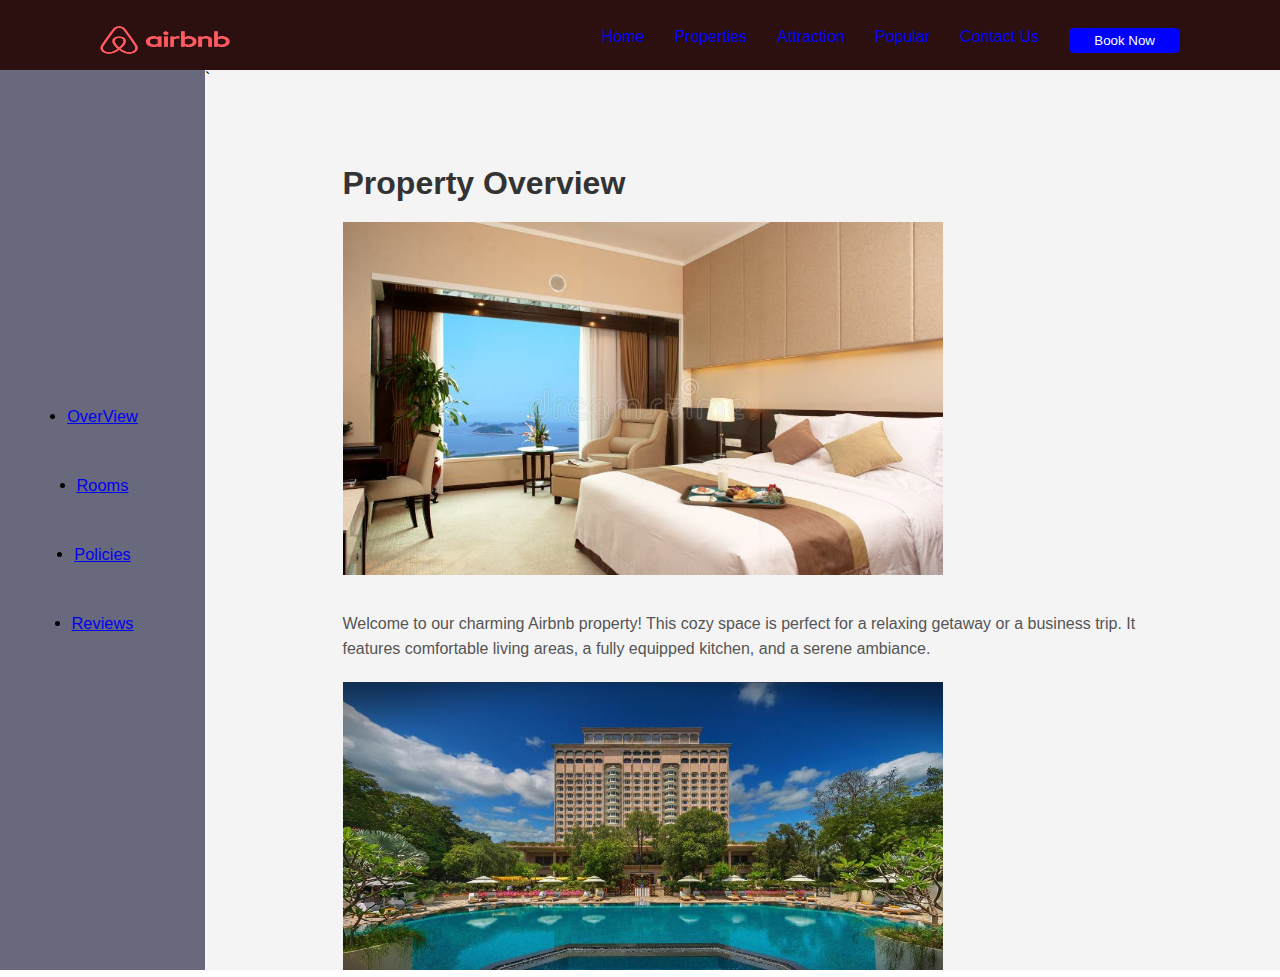
<file: index.html>
<!DOCTYPE html>
<html lang="en">
  <link>
    <meta charset="UTF-8" />
    <meta name="viewport" content="width=device-width, initial-scale=1.0" />
    <title>Airbnb Booking</title>
    <link="icon" href>
    <link
      href="https://unpkg.com/boxicons@2.1.4/css/boxicons.min.css"
      rel="stylesheet"
    />
    <!-- <link rel="stylesheet" href="styles.css"> -->
    <style>
        @import url("https://fonts.googleapis.com/css2?family=Poppins:wght@100;200;300;400;500;600;700;800;900&display=swap");

        body{
            overflow: hidden;
            width: 100vw;
            position: relative;
            height: 100vh;
        }
        *{
            margin: 0;
            padding: 0;
            box-sizing: border-box;
            font-family: "Poppins";
        }
        main{
            position: absolute;
            top: 80px;
            left: 0;
            height: 100%;
            width: 100%;
            /* z-index: -1; */
            transform: translateY(-10px);
            display: grid;
            grid-template-columns: 16% 1fr; 
            grid-template-rows: 1fr;
            background-color: yellow;
            transition: .3s;
        }


    </style>
  </head>
    <body>


        <header >
            <iframe src="./Frames/header.html" frameborder="0" class="HeaderIframe" width="100%" height="80px">
                
            </iframe>
        </header>


        
        <main class="mainNav">
            <article style="position: relative;">
                <iframe   src="./Frames/homeleftArticle.html" frameborder="0" width="100%" height="100%" style="transition: .3s;  background-color: rgb(105, 105, 126);" name="subCategories" ></iframe>
            </article>
            
            <article style="  background-color: rgb(104, 104, 79); width: 100%; height: 100%;" >
                <iframe  style="background-color: rgb(255, 255, 255);" width="100%" height="100%"  name="subCategoriesDetails" src="./SubComponents/overview.html" style="padding: 30px;" frameborder="0"></iframe>
            </article>
        </main>


        <script>
           const arrow = document.querySelector('.bx');
           arrow.addEventListener('click' , ()=>{
            arrow.classList.toggle('rotateLeft');
            document.querySelector('.mainNav').classList.toggle('hide');
           })
        </script>
    </body>
</html>
</file>
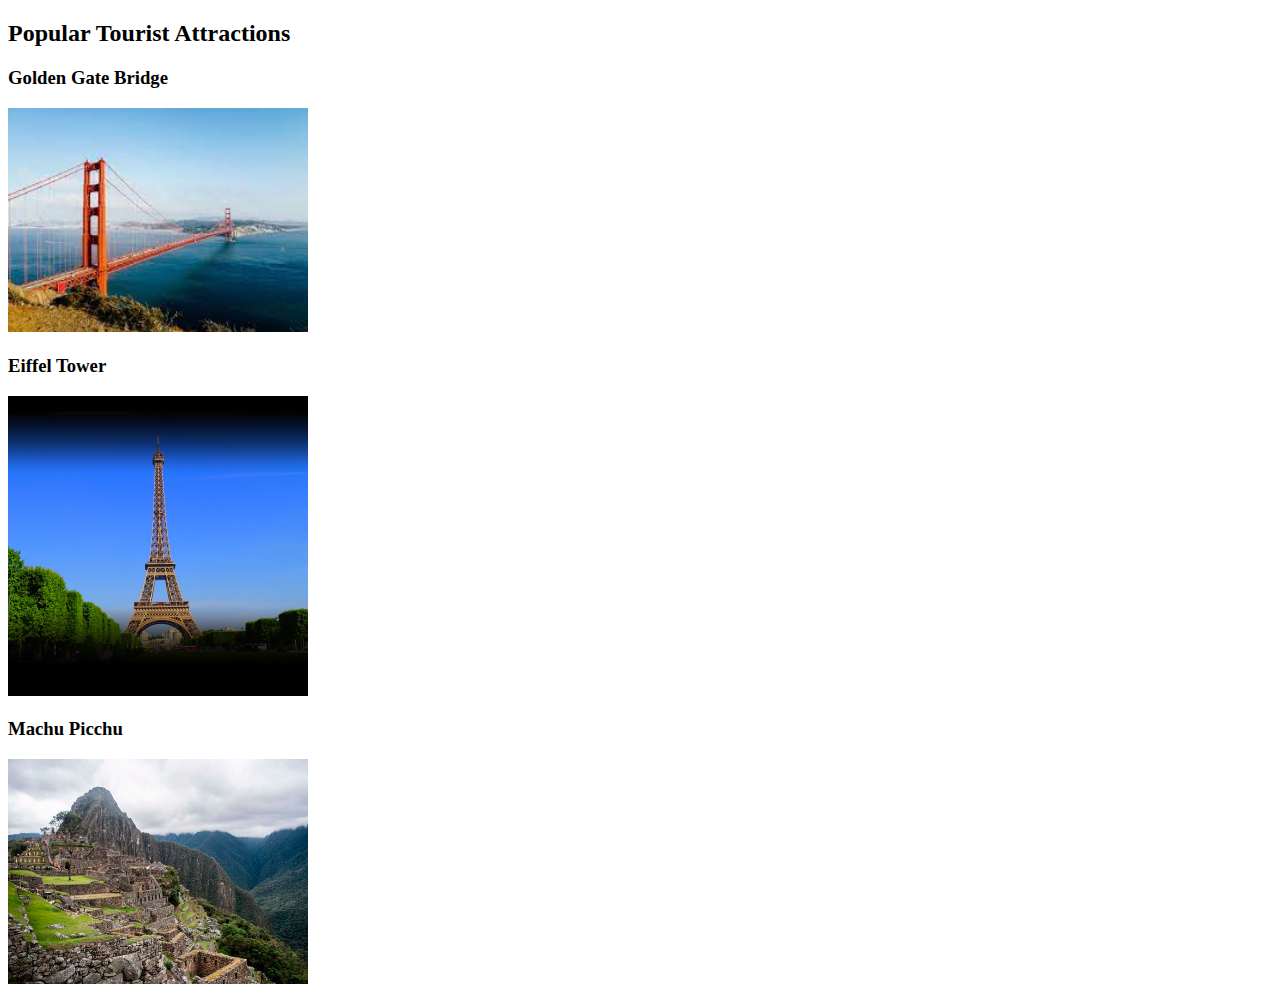
<file: Frames/attraction.html>
<!DOCTYPE html>
<html lang="en">
<head>
  <meta charset="UTF-8">
  <meta name="viewport" content="width=device-width, initial-scale=1.0">
  <title>Popular Tourist Attractions</title>
  <style>
    img{
      width: 300px;
    }
  </style>
</head>
<body>
  <section class="attractions-section">
    <h2 class="attractions-heading">Popular Tourist Attractions</h2>
    <div class="attractions-container">
      <div class="attraction-card">
        <h3 class="attraction-title">Golden Gate Bridge</h3>
        <img class="attraction-image" src="../Assests/attraction1.jpeg" alt="Attraction 1">
        <div class="attraction-details">
          <!-- <p class="attraction-description">Marvel at the iconic landmark known for its stunning architecture and scenic views.</p> -->
        </div>
      </div>
      <div class="attraction-card">
        <h3 class="attraction-title">Eiffel Tower</h3>  
        <img class="attraction-image" src="../Assests/attraction2.jpg" alt="Attraction 2">
        <div class="attraction-details">
          <!-- <p class="attraction-description">Visit the symbol of Paris and enjoy breathtaking panoramas from the top.</p> -->
        </div>
      </div>
      <div class="attraction-card" >
        <h3 class="attraction-title">Machu Picchu</h3>
        <img class="attraction-image" src="../Assests/attraction3.jpg" alt="Attraction 3">
        <div class="attraction-details">
          <!-- <p class="attraction-description">Explore the ancient Incan city nestled in the Andes mountains.</p> -->
        </div>
      </div>

     
      
    </div>
  </section>
</body>
</html>
</file>
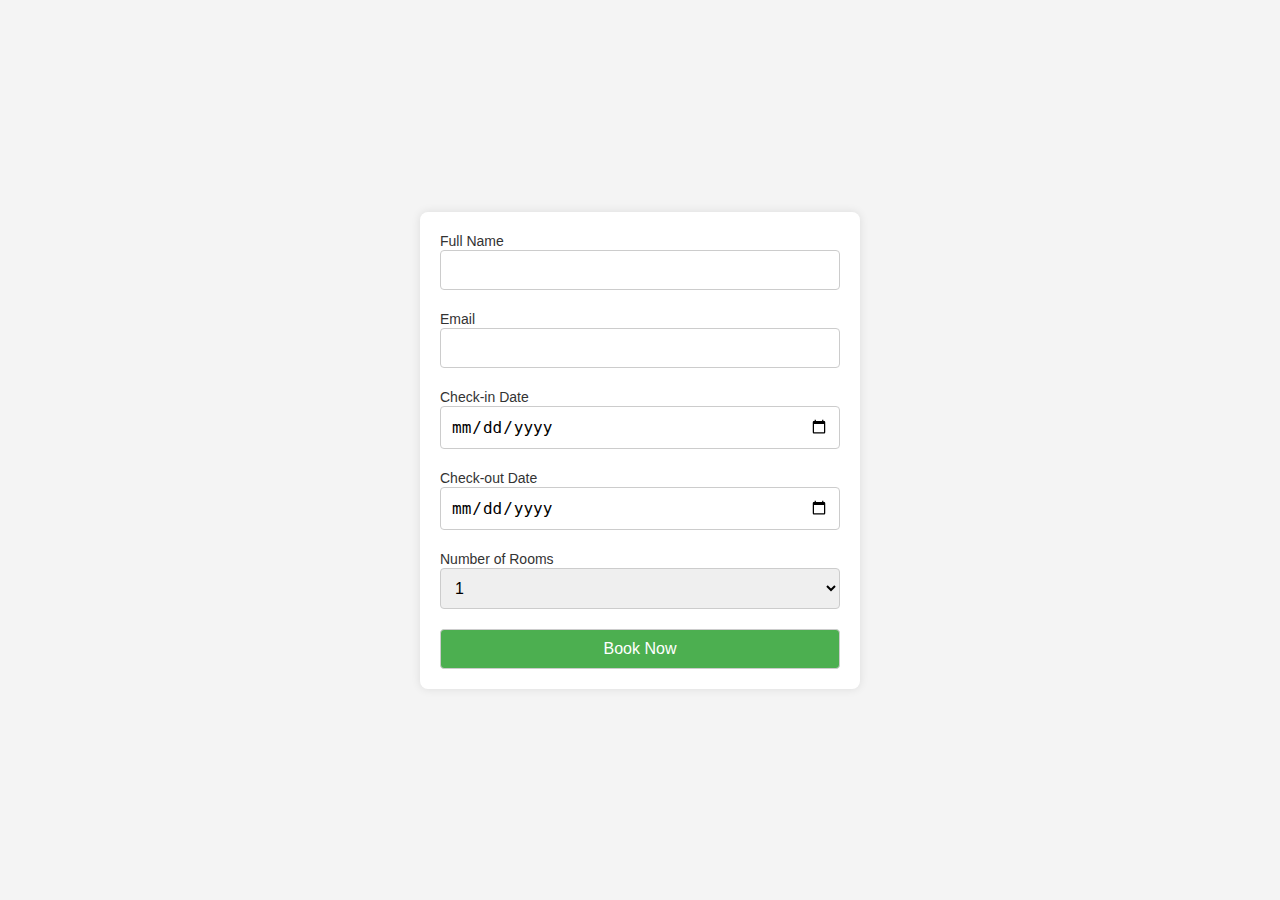
<file: Frames/booknow.html>
<!DOCTYPE html>
<html lang="en">
<head>
  <meta charset="UTF-8">
  <meta name="viewport" content="width=device-width, initial-scale=1.0">
  <title>Hotel Booking Form</title>
  <style>
    body {
      display: flex;
      justify-content: center;
      align-items: center;
      height: 100vh;
      background-color: #f4f4f4;
      margin: 0;
      font-family: Arial, sans-serif;
    }

    form {
      width: 400px;
      background-color: #fff;
      padding: 20px;
      border-radius: 8px;
      box-shadow: 0 0 10px rgba(0, 0, 0, 0.1);
      display: flex;
      flex-direction: column;
      align-items: center;
    }

    .form-group {
      width: 100%;
      margin-bottom: 20px;
    }

    label {
      font-size: 14px;
      margin-bottom: 6px;
      color: #333;
    }

    input, select {
      width: 100%;
      padding: 10px;
      box-sizing: border-box;
      border: 1px solid #ccc;
      border-radius: 4px;
      font-size: 16px;
    }

    input[type="submit"] {
      background-color: #4caf50;
      color: #fff;
      cursor: pointer;
      transition: background-color 0.3s;
    }

    input[type="submit"]:hover {
      background-color: #45a049;
    }
  </style>
</head>
<body>
  <form action="#" method="POST">
    <div class="form-group">
      <label for="name">Full Name</label>
      <input type="text" required name="name" />
    </div>
    <div class="form-group">
      <label for="email">Email</label>
      <input type="email" required name="email" />
    </div>
    <div class="form-group">
      <label for="check-in">Check-in Date</label>
      <input type="date" required name="check-in" />
    </div>
    <div class="form-group">
      <label for="check-out">Check-out Date</label>
      <input type="date" required name="check-out" />
    </div>
    <div class="form-group">
      <label for="rooms">Number of Rooms</label>
      <select name="rooms" required>
        <option value="1">1</option>
        <option value="2">2</option>
        <option value="3">3</option>
        <option value="4">4</option>
      </select>
    </div>
    <input type="submit" value="Book Now" />
  </form>
</body>
</html>
</file>
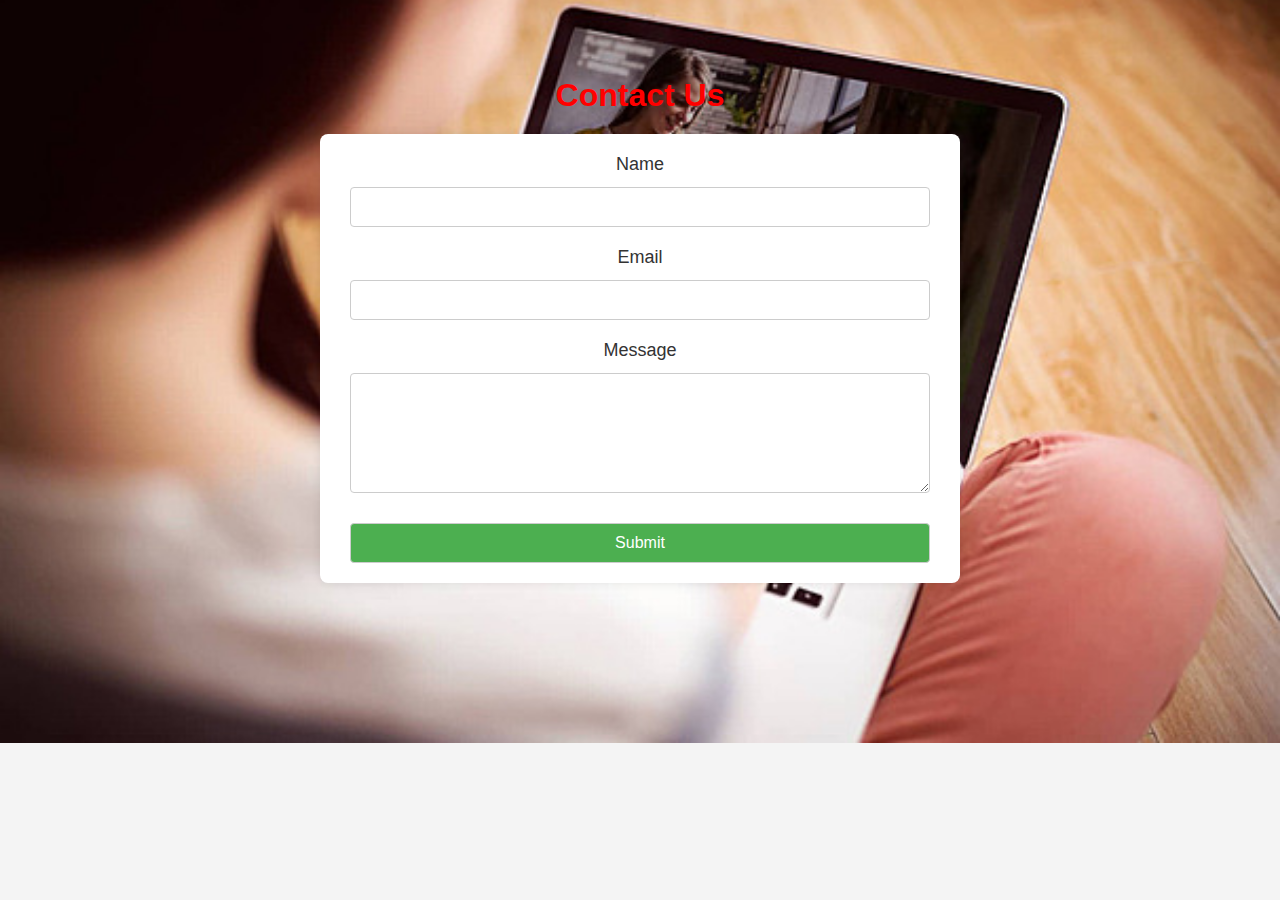
<file: Frames/contactus.html>
<!DOCTYPE html>
<html lang="en">
<head>
  <meta charset="UTF-8">
  <meta name="viewport" content="width=device-width, initial-scale=1.0">
  <title>Contact Us</title>
  <style>
    body {
      font-family: Arial, sans-serif;
      background-color: #f4f4f4;
      margin: 0;
      padding: 0;
      background-image: url(contactus.jpg); /*Background Image Property*/
      background-repeat: no-repeat; /*Background Repeat Property*/
      background-size: cover;
      background-position: center;
    }

    .contact-section {
      padding: 50px 20px;
      text-align: center;
    }

    .contact-heading {
      font-size: 32px;
      margin-bottom: 20px;
      color: #ff0000; /*Color Property*/
    }

    .contact-form {
      max-width: 600px;
      margin: 0 auto;
      background-color: #fff; /*Background Color Property*/
      padding: 20px;
      border-radius: 8px;
      box-shadow: 0 0 10px rgba(0, 0, 0, 0.1);
    }

    .form-group {
      margin-bottom: 20px;
    }

    label {
      display: block;
      font-size: 18px;
      margin-bottom: 6px;
      color: #333;
    }

    input, textarea {
      width: calc(100% - 20px);
      padding: 10px;
      box-sizing: border-box;
      border: 1px solid #ccc;
      border-radius: 4px;
      font-size: 16px;
      margin-top: 6px;
    }

    textarea {
      height: 120px;
    }

    input[type="submit"] {
      background-color: #4caf50;
      color: #fff;
      cursor: pointer;
      transition: background-color 0.3s;
    }

    input[type="submit"]:hover {
      background-color: #45a049;
    }
  </style>
</head>
<body>
  <section class="contact-section">
    <h2 class="contact-heading">Contact Us</h2>
    <div class="contact-form">
      <form action="#" method="POST">
        <div class="form-group">
          <label for="name">Name</label>
          <input type="text" required name="name" />
        </div>
        <div class="form-group">
          <label for="email">Email</label>
          <input type="email" required name="email" />
        </div>
        <div class="form-group">
          <label for="message">Message</label>
          <textarea required name="message"></textarea>
        </div>
        <input type="submit" value="Submit" />
      </form>
    </div>
  </section>
</body>
</html>
</file>
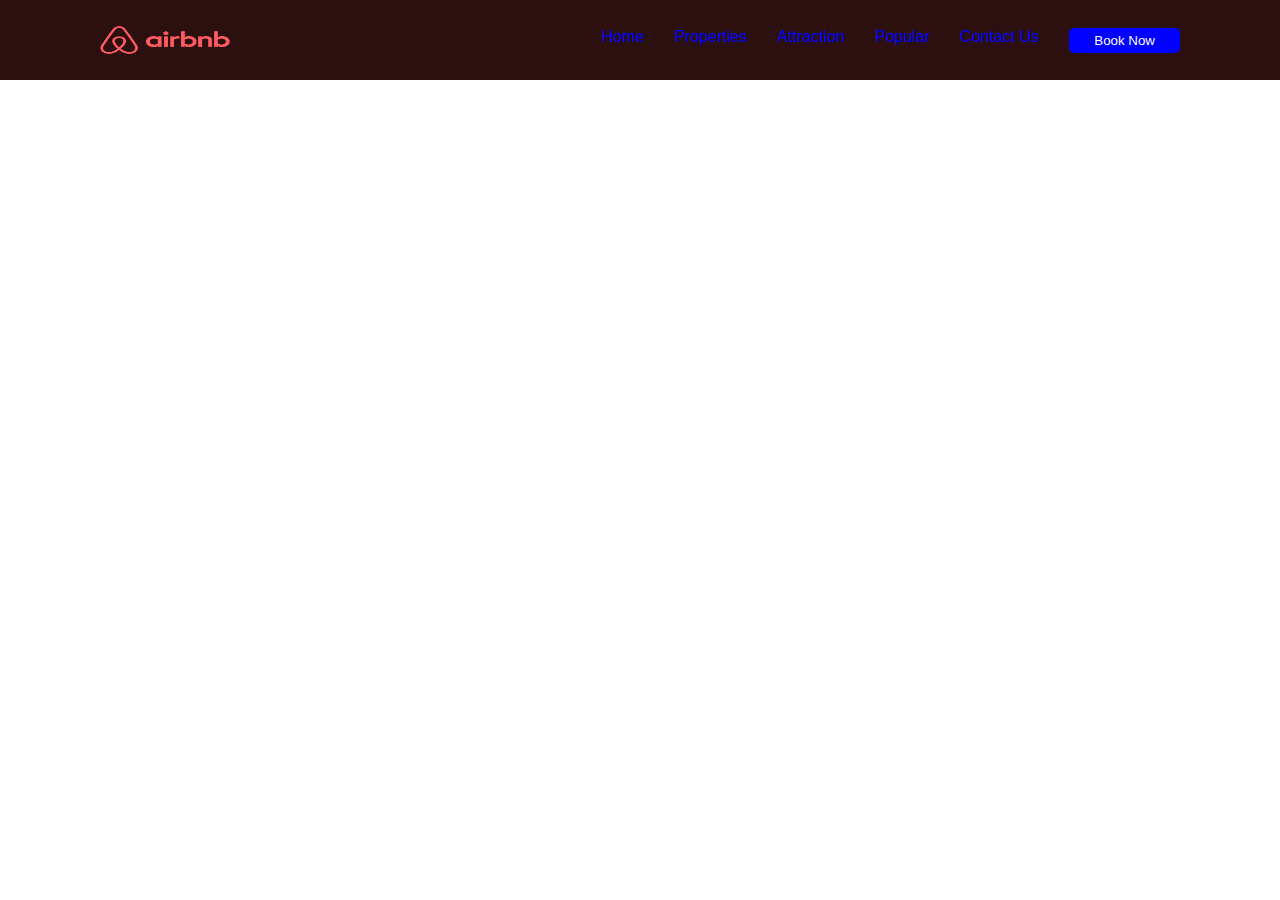
<file: Frames/header.html>
<!DOCTYPE html>
<html lang="en">
  <head>
    <meta charset="UTF-8" />
    <meta name="viewport" content="width=device-width, initial-scale=1.0" />
    <title>Header</title>
    <link rel="stylesheet" href="framesStyles.css">
    <style>
      .header-container {
          width: 100%;
          height: 80px;
          background-color: rgb(44, 16, 16);
          display: flex;
          justify-content: space-between;
          align-items: center;
          padding: 0 100px;
          overflow: hidden;
        }

        .header-ul {
          display: flex;
          gap: 30px;
        }
        li {
          list-style: none;
        }

        a {
          list-style: none;
          color: #fff;
          position: relative;
          text-decoration: none;
        }

        a:visited{
          color: red; /*A:visited*/
        }
        a:hover{
          color: yellow;  /*A:hover*/
        }
        a:link , a:active{
          color: blue;  /*A:link and A:active*/
        }




        button {
          padding: 5px 25px;
          outline: none;
          border-radius: 5px;
          border: none;
          background-color: blue;
          cursor: pointer;
          color: #FFF;
        }
    </style>
 </head>
  <body>
    <div class="header-container">
      <img src="../Assests/Airbnb-logo.png" alt="BrandLogo" width="130" height="50" />
      <ul class="header-ul">
        <li>
          <a
            class="navLink"
            href="../Frames/homeleftArticle.html"
            class="initial"
            target="subCategoriesDetails"
            >Home</a
          >
        </li>
        <li>
          <a class="navLink" href="properties.html" target="subCategoriesDetails"
            >Properties</a
          >
        </li>
        <li>
          <a class="navLink" href="./attraction.html" target="subCategoriesDetails"
            >Attraction</a
          >
        </li>
        <li>
          <a
            class="navLink"
            href="./popular.html"
            class="eng"
            target="subCategoriesDetails"
            >Popular</a
          >
        </li>
        <li>
          <a
            class="navLink"
            href="./contactus.html"
            target="subCategoriesDetails"
            >Contact Us</a
          >
        </li>
        <li>
          <a href="booknow.html" target="subCategoriesDetails"
            ><button>Book Now </button></a
          >
        </li>
      </ul>
    </div>
  </body>
</html>
</file>
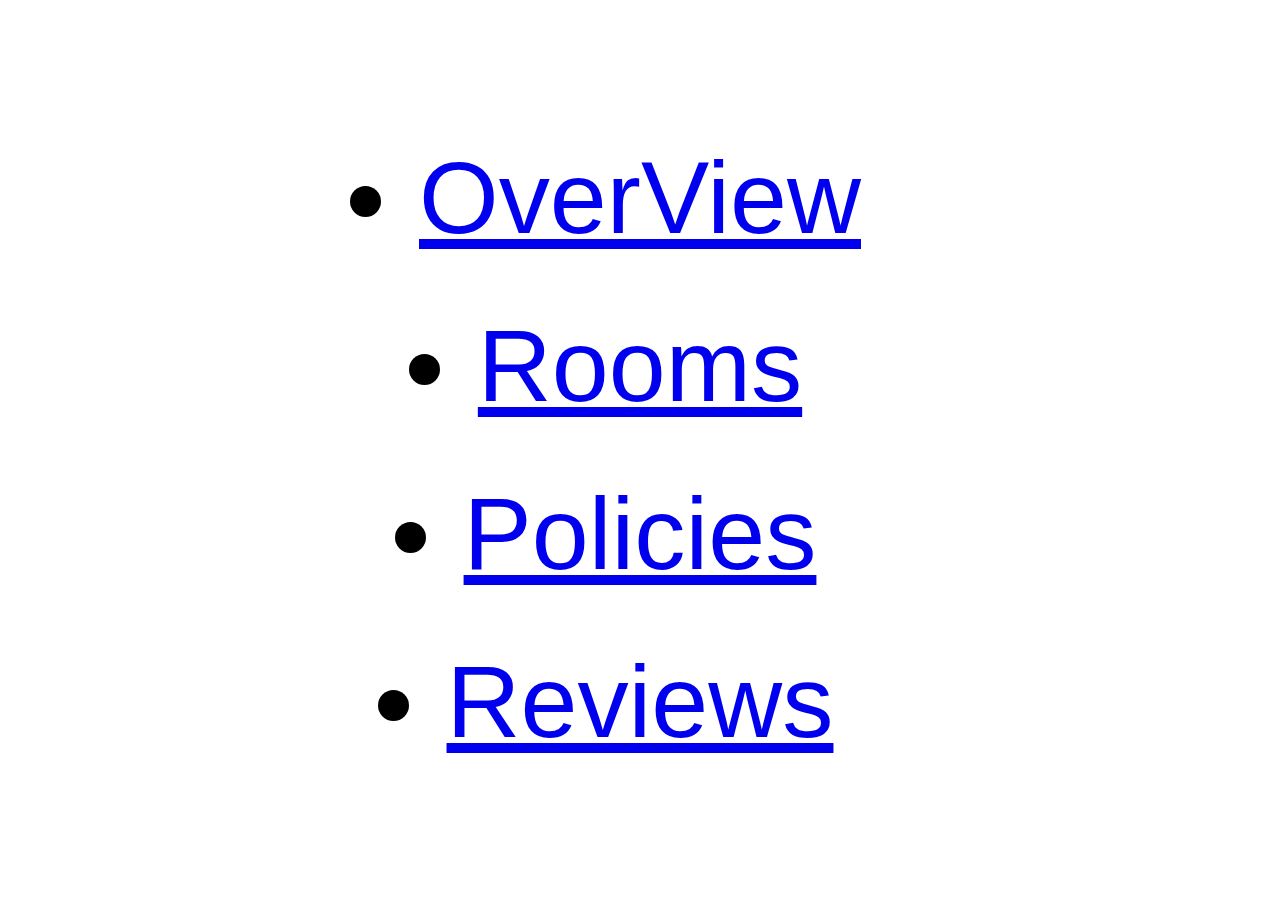
<file: Frames/homeleftArticle.html>
<!DOCTYPE html>
<html lang="en">
  <head>
    <meta charset="UTF-8" />
    <meta name="viewport" content="width=device-width, initial-scale=1.0" />
    <title>Left Article</title>
    <link rel="stylesheet" href="framesStyles.css" />
  </head>
  <body>
    <ul class="leftArticle-ul">
      <li>
        <a
          href="../SubComponents/overview.html"
          class="initial"
          target="subCategoriesDetails"
          >OverView</a
        >
      </li>
      <li>
        <a href="../SubComponents/rooms.html" target="subCategoriesDetails"
          >Rooms</a
        >
      </li>
      <li>
        <a href="../SubComponents/policy.html" target="subCategoriesDetails"
          >Policies</a
        >
      </li>
      <li>
        <a href="../SubComponents/review.html" target="subCategoriesDetails"
          >Reviews</a
        >
      </li>
    </ul>
    <script>
      document.querySelector(".initial").click();
    </script>
  </body>
</html>
</file>
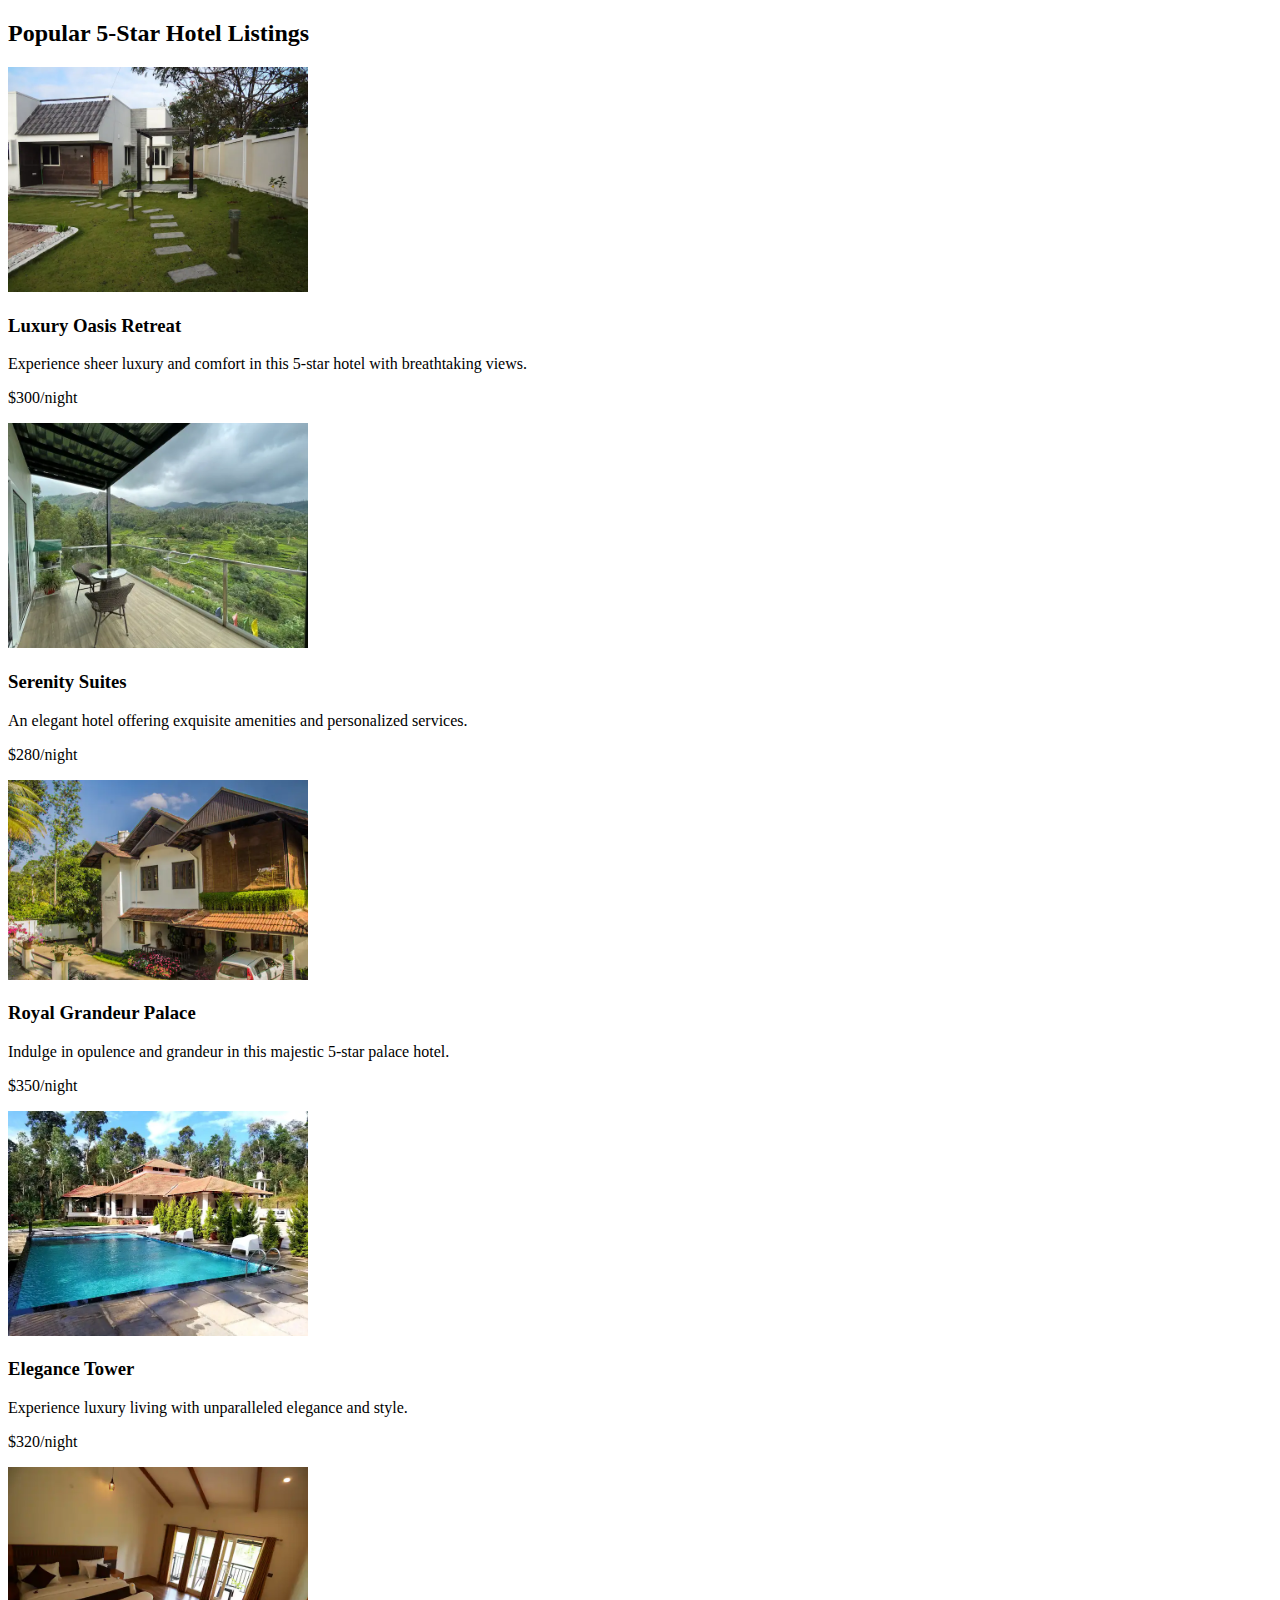
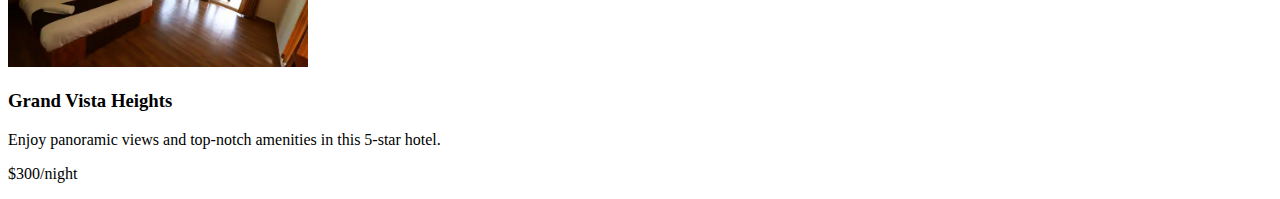
<file: Frames/popular.html>
<!DOCTYPE html>
<html lang="en">
<head>
  <meta charset="UTF-8">
  <meta name="viewport" content="width=device-width, initial-scale=1.0">
  <title>Popular 5-Star Hotel Listings</title>
  <style>
    img{
      width: 300px;
      /* height: 300px; */
    }
  </style>
</head>
<body>
  <section class="popular-listings-section">
    <h2 class="popular-listings-heading">Popular 5-Star Hotel Listings</h2>
    <div class="listings-container">
      <div class="listing-card">
        <img class="listing-image" src="../Assests/hotel_1.jpeg" alt="Hotel 1">
        <div class="listing-details">
          <h3 class="listing-title">Luxury Oasis Retreat</h3>
          <p class="listing-description">Experience sheer luxury and comfort in this 5-star hotel with breathtaking views.</p>
          <p class="listing-price">$300/night</p>
        </div>
      </div>
      <div class="listing-card">
        <img class="listing-image" src="../Assests/hotel_2.jpg" alt="Hotel 2">
        <div class="listing-details">
          <h3 class="listing-title">Serenity Suites</h3>
          <p class="listing-description">An elegant hotel offering exquisite amenities and personalized services.</p>
          <p class="listing-price">$280/night</p>
        </div>
      </div>
      <div class="listing-card">
        <img class="listing-image" src="../Assests/hotel_3.jpeg" alt="Hotel 3">
        <div class="listing-details">
          <h3 class="listing-title">Royal Grandeur Palace</h3>
          <p class="listing-description">Indulge in opulence and grandeur in this majestic 5-star palace hotel.</p>
          <p class="listing-price">$350/night</p>
        </div>
      </div>
      <div class="listing-card">
        <img class="listing-image" src="../Assests/hotel_4.jpeg" alt="Hotel 4">
        <div class="listing-details">
          <h3 class="listing-title">Elegance Tower</h3>
          <p class="listing-description">Experience luxury living with unparalleled elegance and style.</p>
          <p class="listing-price">$320/night</p>
        </div>
      </div>
      <div class="listing-card">
        <img class="listing-image" src="../Assests/hotel_5.jpg" alt="Hotel 5">
        <div class="listing-details">
          <h3 class="listing-title">Grand Vista Heights</h3>
          <p class="listing-description">Enjoy panoramic views and top-notch amenities in this 5-star hotel.</p>
          <p class="listing-price">$300/night</p>
        </div>
      </div>
    </div>
  </section>
</body>
</html>
</file>
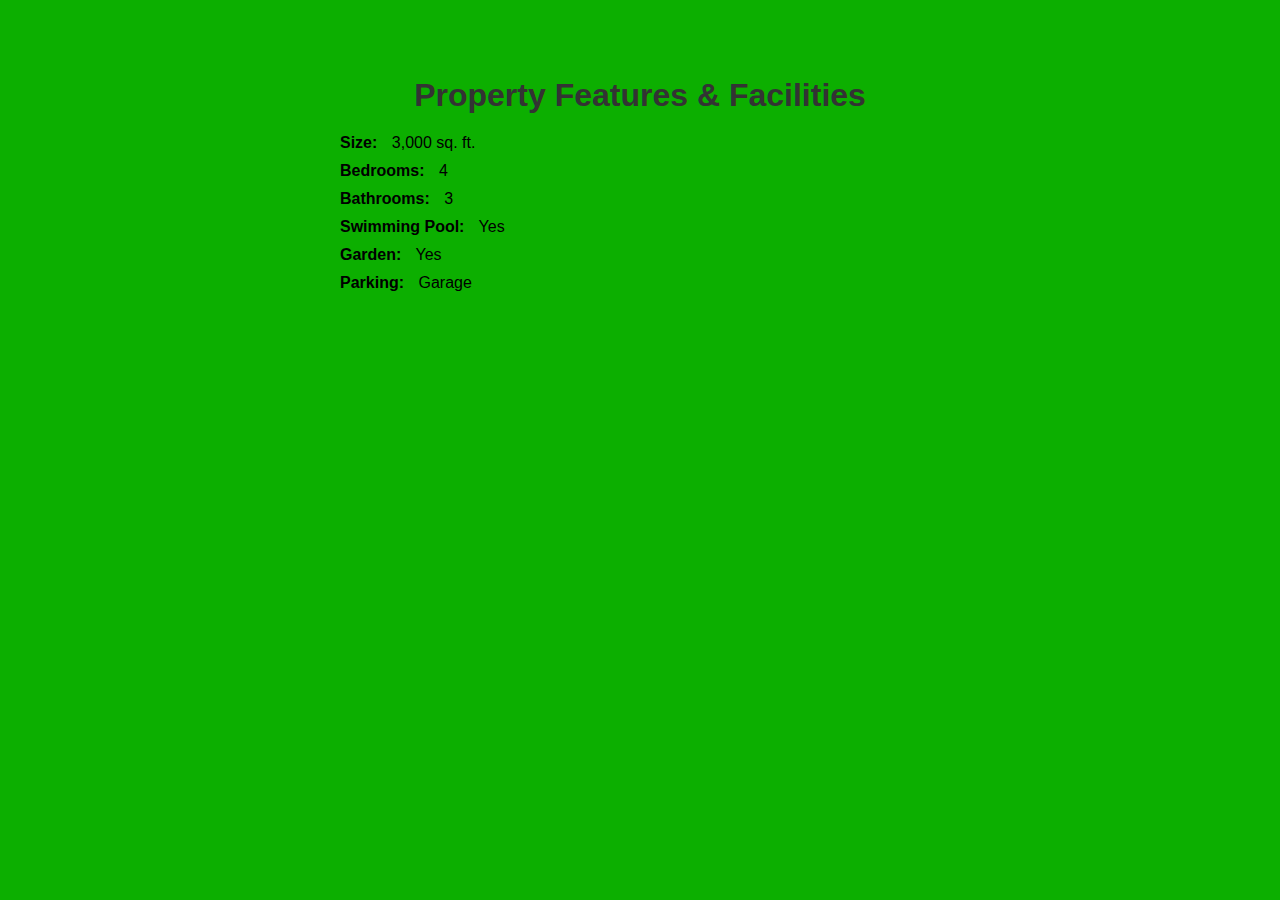
<file: Frames/properties.html>
<!DOCTYPE html>
<html lang="en">
<head>
  <meta charset="UTF-8">
  <meta name="viewport" content="width=device-width, initial-scale=1.0">
  <title>Property Features</title>
  <style>
    /* Your CSS styles here */
    body {
      font-family: Arial, sans-serif;
      background-color: #0caf00;
      margin: 0;
      padding: 0;
    }

    .properties-section {
      padding: 50px 20px;
      text-align: center;
    }

    .properties-heading {
      font-size: 32px;
      margin-bottom: 20px;
      color: #333;
    }

    .property-list {
      list-style: none;
      padding: 0;
      text-align: left;
      max-width: 600px;
      margin: 0 auto;
    }

    .property-list-item {
      margin-bottom: 10px;
    }

    .property-list-item span {
      font-weight: bold;
      margin-right: 10px;
    }
  </style>
</head>
<body>
  <section class="properties-section">
    <h2 class="properties-heading">Property Features & Facilities</h2>
    <ul class="property-list">
      <li class="property-list-item">
        <span>Size:</span> 3,000 sq. ft.
      </li>
      <li class="property-list-item">
        <span>Bedrooms:</span> 4
      </li>
      <li class="property-list-item">
        <span>Bathrooms:</span> 3
      </li>
      <li class="property-list-item">
        <span>Swimming Pool:</span> Yes
      </li>
      <li class="property-list-item">
        <span>Garden:</span> Yes
      </li>
      <li class="property-list-item">
        <span>Parking:</span> Garage
      </li>
      <!-- Add more property features/facilities -->
    </ul>
  </section>
</body>
</html>
</file>
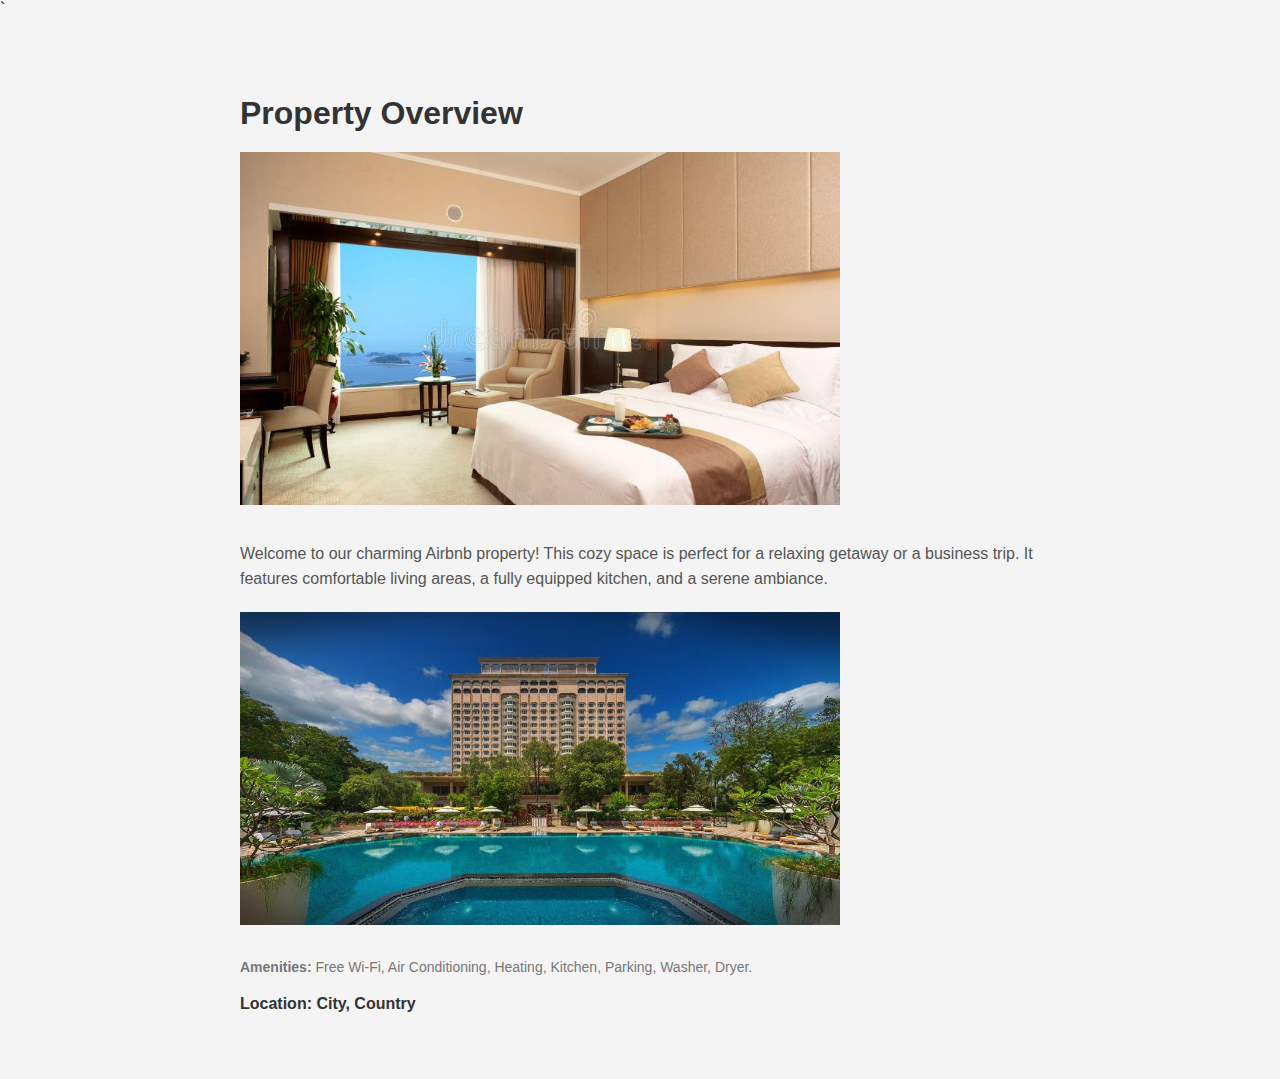
<file: SubComponents/overview.html>
`<!DOCTYPE html>
<html lang="en">
<head>
  <meta charset="UTF-8">
  <meta name="viewport" content="width=device-width, initial-scale=1.0">
  <title>Airbnb Property Overview</title>
  <style>
    /* Your CSS styles here */
    body {
      font-family: Arial, sans-serif;
      background-color: #f4f4f4;
      margin: 0;
      padding: 0;
    }

    .overview-section {
      padding: 50px 20px;
      text-align: left;
      max-width: 800px;
      margin: 0 auto;
    }

    .overview-heading {
      font-size: 32px;
      margin-bottom: 20px;
      color: #333;
    }

    .overview-description {
      font-size: 16px;
      color: #555;
      line-height: 1.6;
      margin-bottom: 20px;
    }

    .overview-amenities {
      font-size: 14px;
      color: #777;
      margin-bottom: 20px;
    }

    .overview-location {
      font-size: 16px;
      color: #333;
      font-weight: bold;
    }
  </style>
</head>
<body>
  <section class="overview-section">
    <h2 class="overview-heading">Property Overview</h2>
    <img src="../Assests/overview1.jpg" alt="Image 1" style="width: 100%; max-width: 600px; margin-bottom: 20px;">
    <p class="overview-description">
      Welcome to our charming Airbnb property! This cozy space is perfect for a relaxing getaway or a business trip. It features comfortable living areas, a fully equipped kitchen, and a serene ambiance.
    </p>
    <img src="../Assests/overview2.jpg" alt="Image 2" style="width: 100%; max-width: 600px; margin-bottom: 20px;">
    <p class="overview-amenities">
      <strong>Amenities:</strong> Free Wi-Fi, Air Conditioning, Heating, Kitchen, Parking, Washer, Dryer.
    </p>
    <p class="overview-location">
      Location: <span>City, Country</span>
    </p>
  </section>
</body>
</html>
</file>
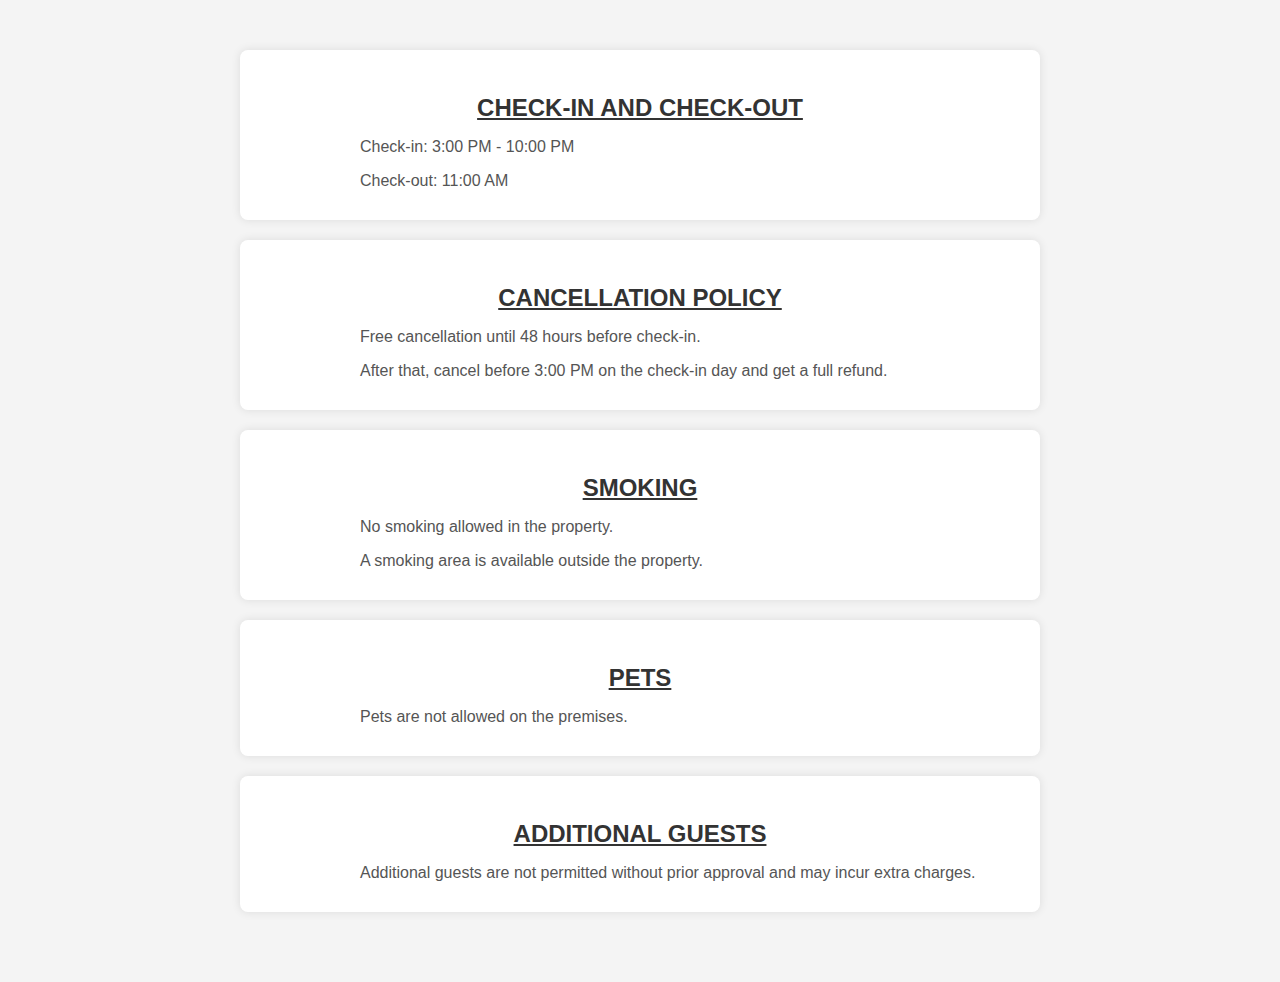
<file: SubComponents/policy.html>
<!DOCTYPE html>
<html lang="en">
<head>
  <meta charset="UTF-8">
  <meta name="viewport" content="width=device-width, initial-scale=1.0">
  <title>Airbnb Property Policies</title>
  <style>
    body {
      font-family: Arial, sans-serif;
      background-color: #f4f4f4;
      margin: 0;
      padding: 0;
    }

    .policies-section {
      padding: 50px 20px;
      text-align: left;
      max-width: 800px;
      margin: 0 auto;
    }

    .policy-card {
      background-color: #fff;
      border-radius: 8px;
      box-shadow: 0 0 10px rgba(0, 0, 0, 0.1);
      padding: 20px;
      margin-bottom: 20px;
    }

    .policy-heading {
      font-size: 24px;
      margin-bottom: 10px;
      color: #333;
      text-transform: uppercase; /*Text Transform Property*/
      text-decoration: underline; /*Text Decoration Property*/
      text-align: center;
    }

    .policy-details {
      font-size: 16px;
      color: #555;
      margin-bottom: 10px;
      text-indent: 100px; /*Text Indent Property*/
    }
  </style>
</head>
<body>
  <section class="policies-section">
    <div class="policy-card">
      <h3 class="policy-heading">Check-in and Check-out</h3>
      <p class="policy-details">Check-in: 3:00 PM - 10:00 PM</p>
      <p class="policy-details">Check-out: 11:00 AM</p>
    </div>

    <div class="policy-card">
      <h3 class="policy-heading">Cancellation Policy</h3>
      <p class="policy-details">Free cancellation until 48 hours before check-in.</p>
      <p class="policy-details">After that, cancel before 3:00 PM on the check-in day and get a full refund.</p>
    </div>

    <div class="policy-card">
      <h3 class="policy-heading">Smoking</h3>
      <p class="policy-details">No smoking allowed in the property.</p>
      <p class="policy-details">A smoking area is available outside the property.</p>
    </div>

    <div class="policy-card">
      <h3 class="policy-heading">Pets</h3>
      <p class="policy-details">Pets are not allowed on the premises.</p>
    </div>

    <div class="policy-card">
      <h3 class="policy-heading">Additional Guests</h3>
      <p class="policy-details">Additional guests are not permitted without prior approval and may incur extra charges.</p>
    </div>
  </section>
</body>
</html>
</file>
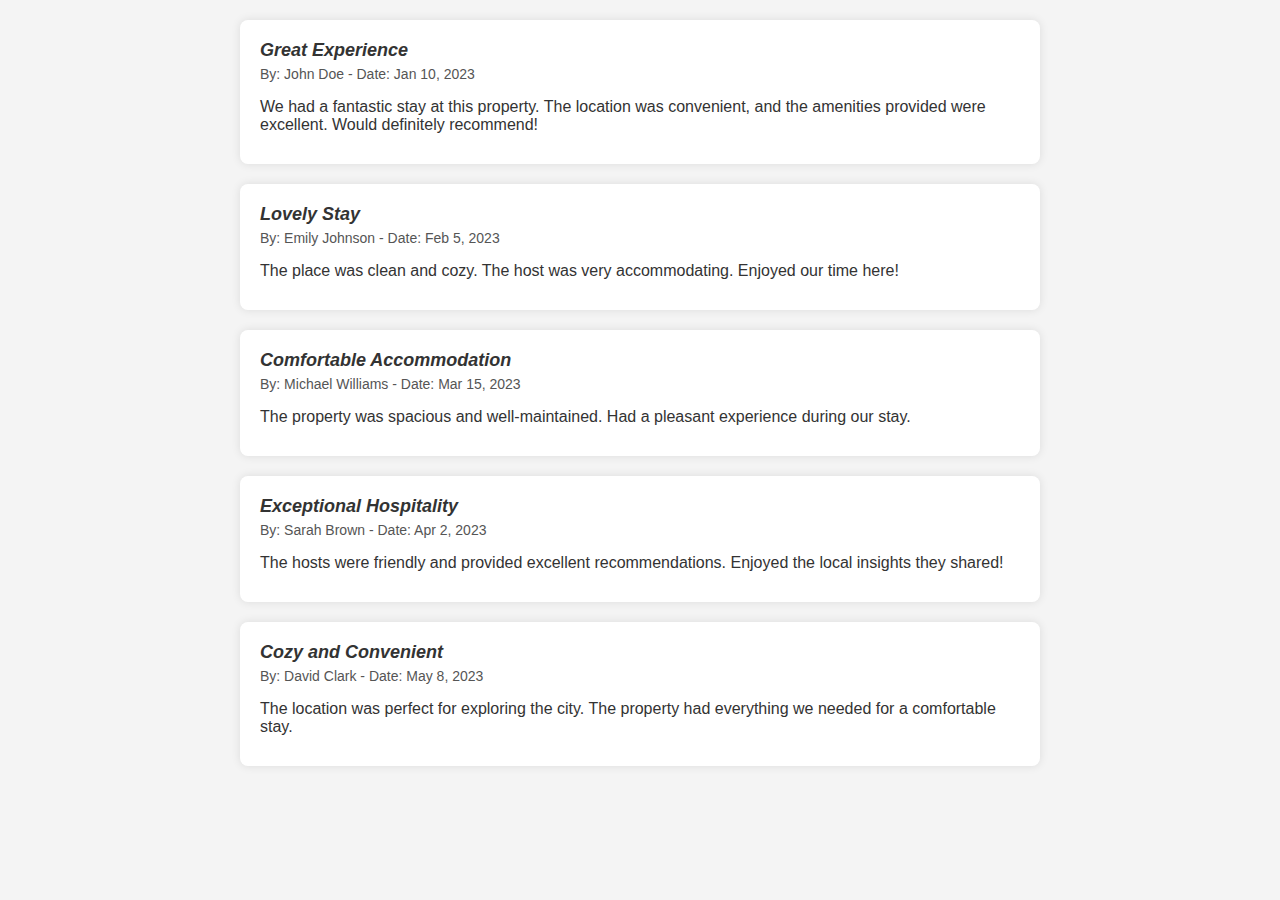
<file: SubComponents/review.html>
<!DOCTYPE html>
<html lang="en">
<head>
  <meta charset="UTF-8">
  <meta name="viewport" content="width=device-width, initial-scale=1.0">
  <title>Airbnb Reviews</title>
  <style>
    body {
      font-family: Arial, sans-serif; /*Font Family Property*/
      background-color: #f4f4f4;
      margin: 0;
      padding: 0;
    }

    .reviews-section {
      padding: 20px;
      max-width: 800px;
      margin: 0 auto;
    }

    .review-card {
      background-color: #fff;
      border-radius: 8px;
      box-shadow: 0 0 10px rgba(0, 0, 0, 0.1);
      padding: 20px;
      margin-bottom: 20px;
      
    }

    .review-title {
      font-size: 18px; /*Font size property*/
      font-weight: bold; /*Font weight Property*/
      color: #333;
      margin-bottom: 5px;
      font-style: italic; /*Font style Property*/
    }

    .review-details {
      font-size: 14px;
      color: #555;
      margin-bottom: 10px;
    }

    .review-text {
      font-size: 16px;
      color: #333;
      margin-bottom: 10px;
    }
  </style>
</head>
<body>
  <section class="reviews-section">
    <!-- Review Card 1 -->
    <div class="review-card">
      <div class="review-title">Great Experience</div>
      <div class="review-details">By: John Doe - Date: Jan 10, 2023</div>
      <p class="review-text">
        We had a fantastic stay at this property. The location was convenient, and the amenities provided were excellent. Would definitely recommend!
      </p>
    </div>

    <!-- Review Card 2 -->
    <div class="review-card">
      <div class="review-title">Lovely Stay</div>
      <div class="review-details">By: Emily Johnson - Date: Feb 5, 2023</div>
      <p class="review-text">
        The place was clean and cozy. The host was very accommodating. Enjoyed our time here!
      </p>
    </div>

    <!-- Review Card 3 -->
    <div class="review-card">
      <div class="review-title">Comfortable Accommodation</div>
      <div class="review-details">By: Michael Williams - Date: Mar 15, 2023</div>
      <p class="review-text">
        The property was spacious and well-maintained. Had a pleasant experience during our stay.
      </p>
    </div>

    <!-- Review Card 4 -->
    <div class="review-card">
      <div class="review-title">Exceptional Hospitality</div>
      <div class="review-details">By: Sarah Brown - Date: Apr 2, 2023</div>
      <p class="review-text">
        The hosts were friendly and provided excellent recommendations. Enjoyed the local insights they shared!
      </p>
    </div>

    <!-- Review Card 5 -->
    <div class="review-card">
      <div class="review-title">Cozy and Convenient</div>
      <div class="review-details">By: David Clark - Date: May 8, 2023</div>
      <p class="review-text">
        The location was perfect for exploring the city. The property had everything we needed for a comfortable stay.
      </p>
    </div>
  </section>
</body>
</html>
</file>
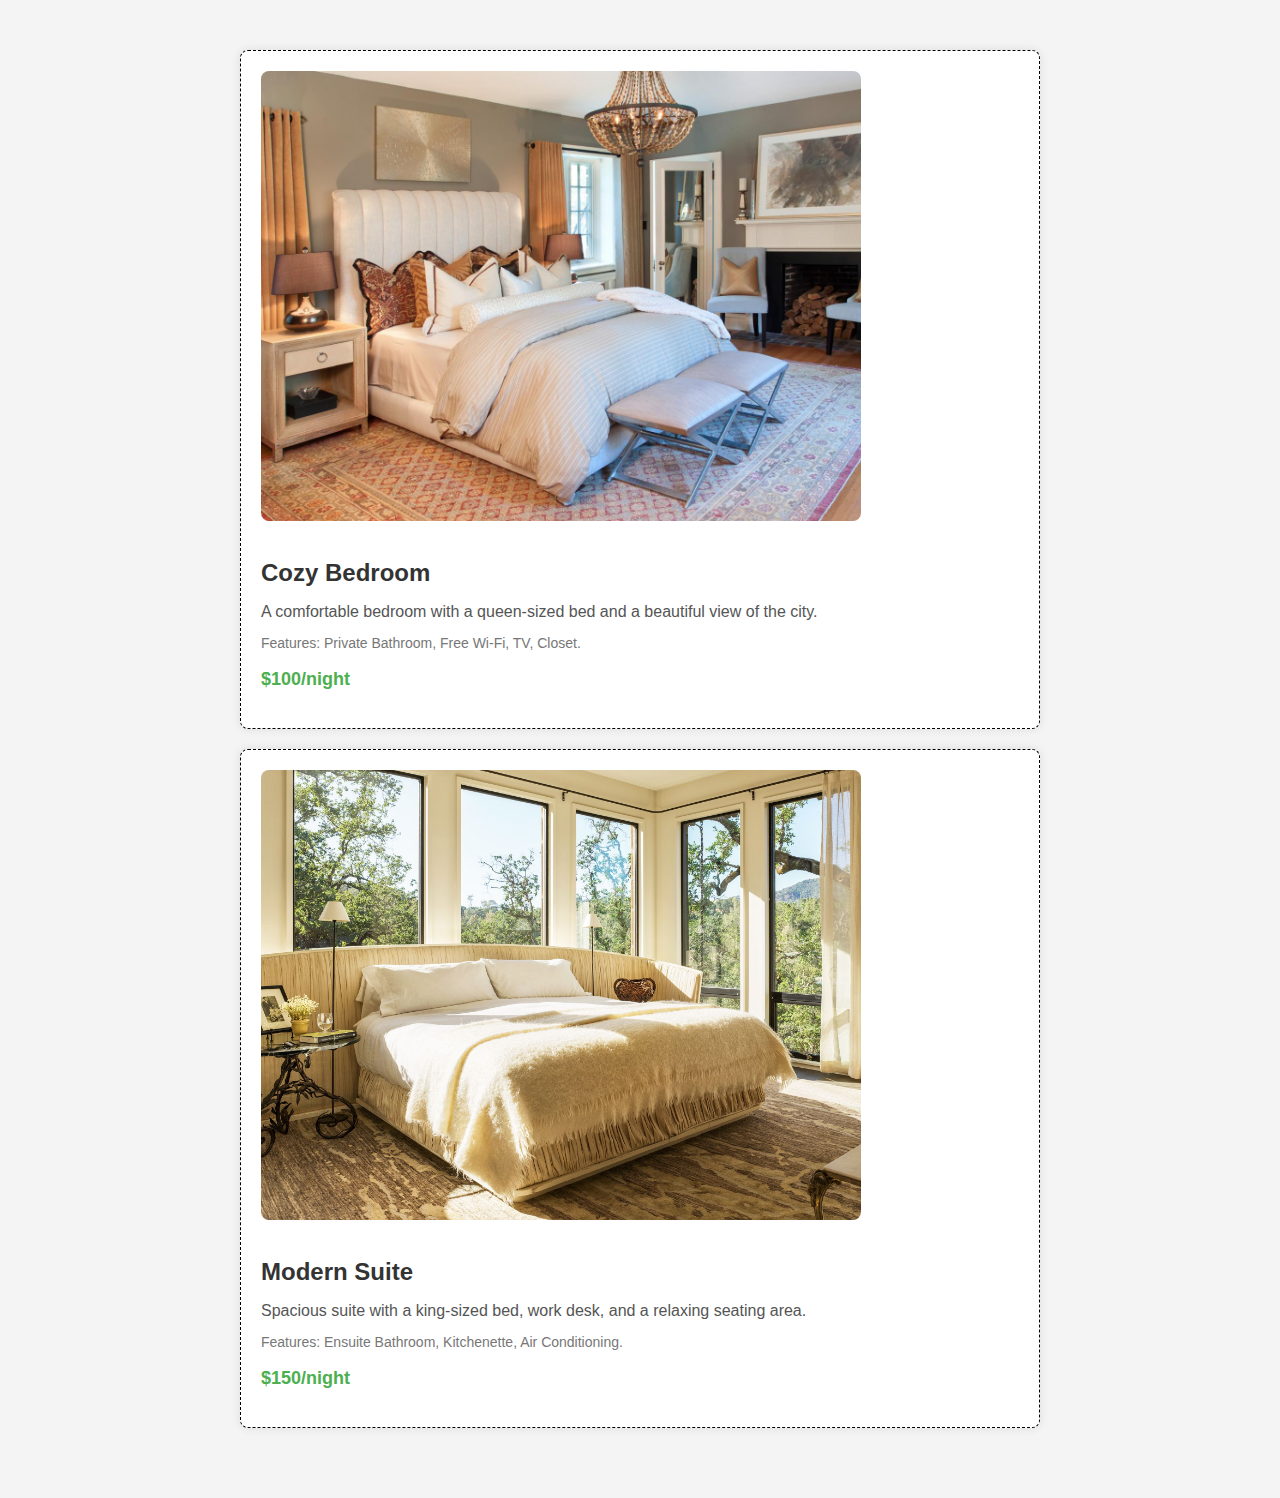
<file: SubComponents/rooms.html>
<!DOCTYPE html>
<html lang="en">
<head>
  <meta charset="UTF-8">
  <meta name="viewport" content="width=device-width, initial-scale=1.0">
  <title>Airbnb Room Details</title>
  <style>
    body {
      font-family: Arial, sans-serif;
      background-color: #f4f4f4;
      margin: 0;
      padding: 0;
    }

    .room-section {
      padding: 50px 20px;
      text-align: center;
      max-width: 800px;
      margin: 0 auto;
    }

    .room-card {
      background-color: #fff;
      border-radius: 8px;
      box-shadow: 0 0 10px rgba(0, 0, 0, 0.1);
      padding: 20px;
      margin-bottom: 20px;
      text-align: left;
      border-width: 1px; /*Border width Property*/
      border-style: dashed; /*Border style Property*/
      border-color: black; /*Border color Property*/
    }

    .room-image {
      width: 100%;
      max-width: 600px;
      border-radius: 8px;
      margin-bottom: 10px;
    }

    .room-title {
      font-size: 24px;
      margin-bottom: 10px;
      color: #333;
    }

    .room-description {
      font-size: 16px;
      color: #555;
      margin-bottom: 10px;
    }

    .room-features {
      font-size: 14px;
      color: #777;
      margin-bottom: 10px;
    }

    .room-price {
      font-size: 18px;
      font-weight: bold;
      color: #4caf50;
    }
  </style>
</head>
<body>
  <section class="room-section">
    <div class="room-card">
      <img class="room-image" src="../Assests/room1.jpeg" alt="Room 1">
      <h3 class="room-title">Cozy Bedroom</h3>
      <p class="room-description">A comfortable bedroom with a queen-sized bed and a beautiful view of the city.</p>
      <p class="room-features">Features: Private Bathroom, Free Wi-Fi, TV, Closet.</p>
      <p class="room-price">$100/night</p>
    </div>

    <div class="room-card">
      <img class="room-image" src="../Assests/room2.jpg" alt="Room 2">
      <h3 class="room-title">Modern Suite</h3>
      <p class="room-description">Spacious suite with a king-sized bed, work desk, and a relaxing seating area.</p>
      <p class="room-features">Features: Ensuite Bathroom, Kitchenette, Air Conditioning.</p>
      <p class="room-price">$150/night</p>
    </div>
  </section>
</body>
</html>
</file>
<file: Frames/framesStyles.css>
* {
  margin: 0;
  padding: 0;
  box-sizing: border-box;
  font-family: Arial, Helvetica, sans-serif;
}




h2 {
  color: turquoise;
  transform: translateY(130px);
}

.leftArticle-ul {
  display: flex;
  gap: 50px;
  width: 100%;
  flex-direction: column;
  align-items: center;
  justify-content: start;
  position: absolute;
  left: 0;
  top: 50%;
  transform: translateY(-50%);
  font-size: 8vw;
}
</file>
